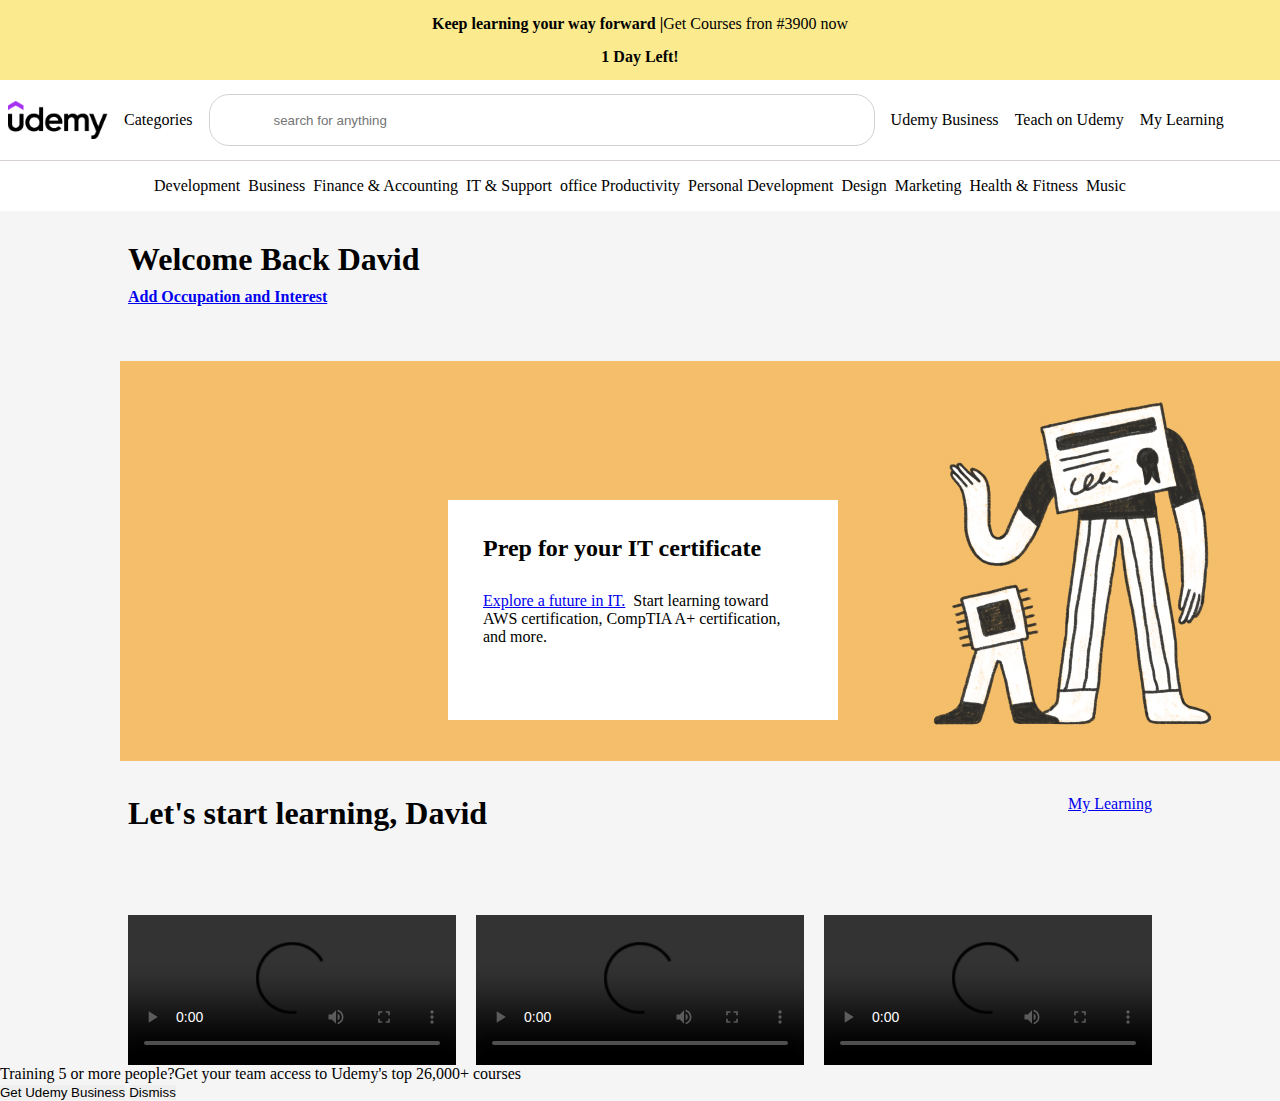
<file: index.html>
<!DOCTYPE html>
<html lang="en">
  <head>
    <meta charset="UTF-8" />
    <meta http-equiv="X-UA-Compatible" content="IE=edge" />
    <meta name="viewport" content="width=device-width, initial-scale=1.0" />
    <link rel="stylesheet" href="https://cdnjs.cloudflare.com/ajax/libs/font-awesome/6.5.2/css/all.min.css" integrity="sha512-SnH5WK+bZxgPHs44uWIX+LLJAJ9/2PkPKZ5QiAj6Ta86w+fsb2TkcmfRyVX3pBnMFcV7oQPJkl9QevSCWr3W6A==" crossorigin="anonymous" referrerpolicy="no-referrer" />
    <link rel="stylesheet" href="style.css"></link>
    <title>Udemy</title>


  </head>
  <body>
    <div class="header">
      <p><b>Keep learning your way forward |</b>  Get Courses fron #3900 now</p>
      <p><b>1 Day Left!</b></p>
    </div>
    <div class="subHeader">
      <img src="Udemy_logo.png">
      <p>Categories</p>
      <input id="search" type="text" placeholder="search for anything"><i class="fa fa-search" aria-hidden="true"></i></input>
      <p>Udemy Business</p>
      <p>Teach on Udemy</p>
      <p>My Learning</p>
      <i class="fa fa-heart" aria-hidden="true"></i>
      <i class="fa fa-shopping-cart" aria-hidden="true"></i>
  
      <i class="fa fa-bell" aria-hidden="true"></i>

    </div>
    
    <div class="menu">
      <p>Development</p>
      <p>Business</p>
      <p>Finance & Accounting</p>
      <p>IT & Support</p>
      <p>office Productivity</p>
      <p>Personal Development</p>
      <p>Design</p>
      <p>Marketing</p>
      <p>Health & Fitness</p>
      <p>Music</p>

    </div>
    <div class="welcome">
      <h1>Welcome Back David</h1>
      <a href="#">Add Occupation and Interest</a>

    </div>
    <div class="container">
      <div class="right">
        <h2>Prep for your IT certificate</h2>
        <p><a href="#">Explore a future in IT.</a>&nbsp Start learning toward AWS certification, CompTIA A+ certification, and more.</P>
      </div>
      <div class="left"><img src="udemy.jpg"></div>
    </div>
    
    <div class="learn">
      <h1>Let's start learning, David</h1>
      <a href="#">My Learning</a>
    </div>
    <div class="videos">
      <video controls src=" https://www.udemy.com/course/html-and-css-for-absolute-beginners-with-examples/learn/lecture/6395024" width="500px"> </video>
      <video controls src=" https://www.udemy.com/course/html-and-css-for-absolute-beginners-with-examples/learn/lecture/6395024" width="500px"> </video>
      <video controls src=" https://www.udemy.com/course/complete-web-development-course/learn/lecture/3920650" width="500px"> </video>
    </div>
    <div>
      <div>
        <p>Training 5 or more people?Get your team access to Udemy's top 26,000+ courses</p>
      </div>
      <div>
        <button id="button-one">Get Udemy Business</button>
        <button id="button-two"> Dismiss</button>
      </div>
    </div>
   
   
    
  </body>
</html>
</file>
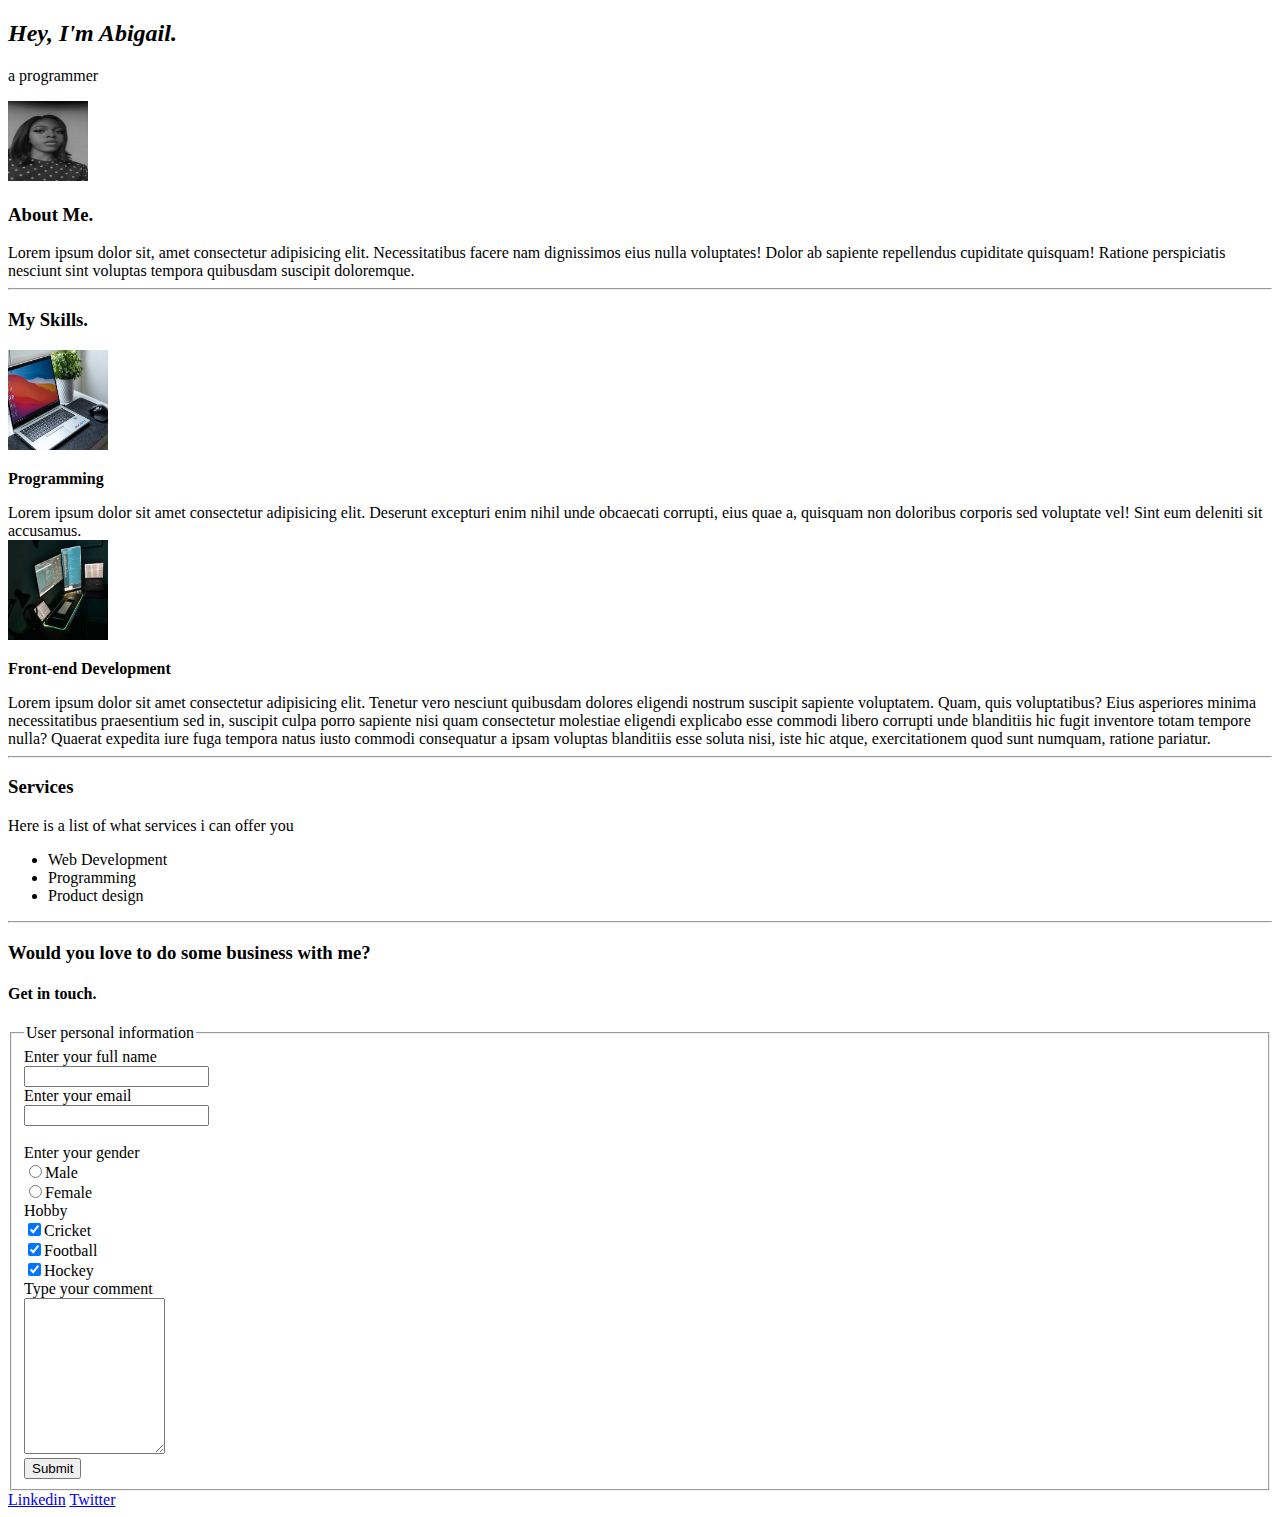
<file: about.html>
<!DOCTYPE html>
<html>
<head>
    <title>Week 1 task </title>


</head>
<body>
    <h2><em>Hey, I'm Abigail.</em></h3>
        <p>a programmer</p>
        <img src="PROGRAMMERS-PIC.jpg" alt="programmers pic" width="80px" height="80px">
        <h3>About Me.</h3> 
        Lorem ipsum dolor sit, amet consectetur adipisicing elit. Necessitatibus facere nam dignissimos eius nulla voluptates! Dolor ab sapiente repellendus cupiditate quisquam! Ratione perspiciatis nesciunt sint voluptas tempora quibusdam suscipit doloremque.
        <hr>
        <h3>My Skills.</h3>
        <img src="LAPTOP.jpg" alt="Laptop" width="100px" height="100px">
        <p><b>Programming</b></p>
        Lorem ipsum dolor sit amet consectetur adipisicing elit. Deserunt excepturi enim nihil unde obcaecati corrupti, eius quae a, quisquam non doloribus corporis sed voluptate vel! Sint eum deleniti sit accusamus.
        <br>
        <img src="PROGRAMMING.jpg" alt="Programming set" width="100px" height="100px" id="ps">
        <p><b>Front-end Development</b></p>
        Lorem ipsum dolor sit amet consectetur adipisicing elit. Tenetur vero nesciunt quibusdam dolores eligendi nostrum suscipit sapiente voluptatem. Quam, quis voluptatibus? Eius asperiores minima necessitatibus praesentium sed in, suscipit culpa porro sapiente nisi quam consectetur molestiae eligendi explicabo esse commodi libero corrupti unde blanditiis hic fugit inventore totam tempore nulla? Quaerat expedita iure fuga tempora natus iusto commodi consequatur a ipsam voluptas blanditiis esse soluta nisi, iste hic atque, exercitationem quod sunt numquam, ratione pariatur.
        <hr>
        <h3>Services</h3>
        <p>Here is a list of what services i can offer you</p>
        <ul>
            <li>Web Development</li>
            <li>Programming</li>
            <li>Product design</li>
        </ul>
        <hr>
        <h3>Would you love to do some business with me?</h3>
        <h4>Get in touch.</h4>
        <fieldset>
        <legend>User personal information</legend>
            <form>
                Enter your full name
                <br>
                <input type="text">
                <br>
                Enter your email
                <br>
                <input type="text">
                <br>
                <br>
                Enter your gender
                <br>
                <input type="radio" name="Male"/>Male
                <br>
                <input type="radio" name="Female"/>Female
                <br>
                Hobby
                <br>
                <input type="checkbox" checked name="Cricket"/>Cricket
                <br>
                <input type="checkbox" checked name="Football">Football
                <br>
                <input type="checkbox" checked name="Hockey">Hockey
                <br>
                Type your comment
                <br>
                <textarea rows="10" cols="15"></textarea>
                <br>
                <input type="submit">
                
                
            
                


            </form>
        </fieldset>
           <a href="https://www.linkedin.com/login" target="_blank">Linkedin</a>
           <a href="https://www.linkedin.com/login" target="_blank">Twitter</a>

</body>



</html>
</file>
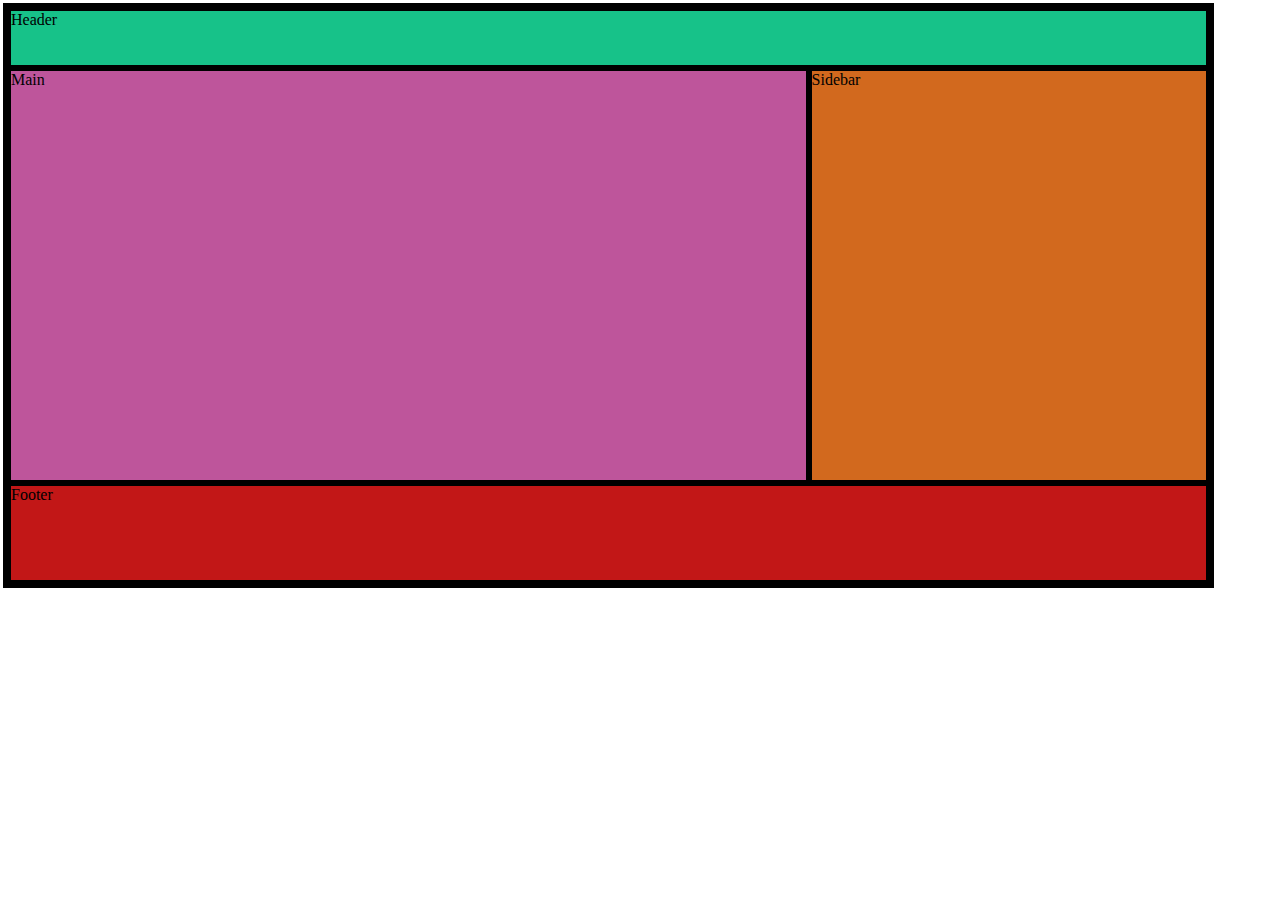
<file: flex.html>
<html>
    <head>
        <title>Example of a grid</title>
        <link rel="stylesheet" href="flex.css">

    </head>
    <div class="parent">
        <div class="Header" style="background-color: rgb(23, 194, 137); border: 3px solid;">Header</div>
        <div class="Main" style="background-color: rgb(190, 85, 155); border: 3px solid;">Main</div>
        <div class="Sidebar" style="background-color: chocolate; border: 3px solid;">Sidebar</div>
        <div class="Footer" style="background-color: rgb(194, 23, 23); border: 3px solid;">Footer</div>

    </div>






</html>
</file>
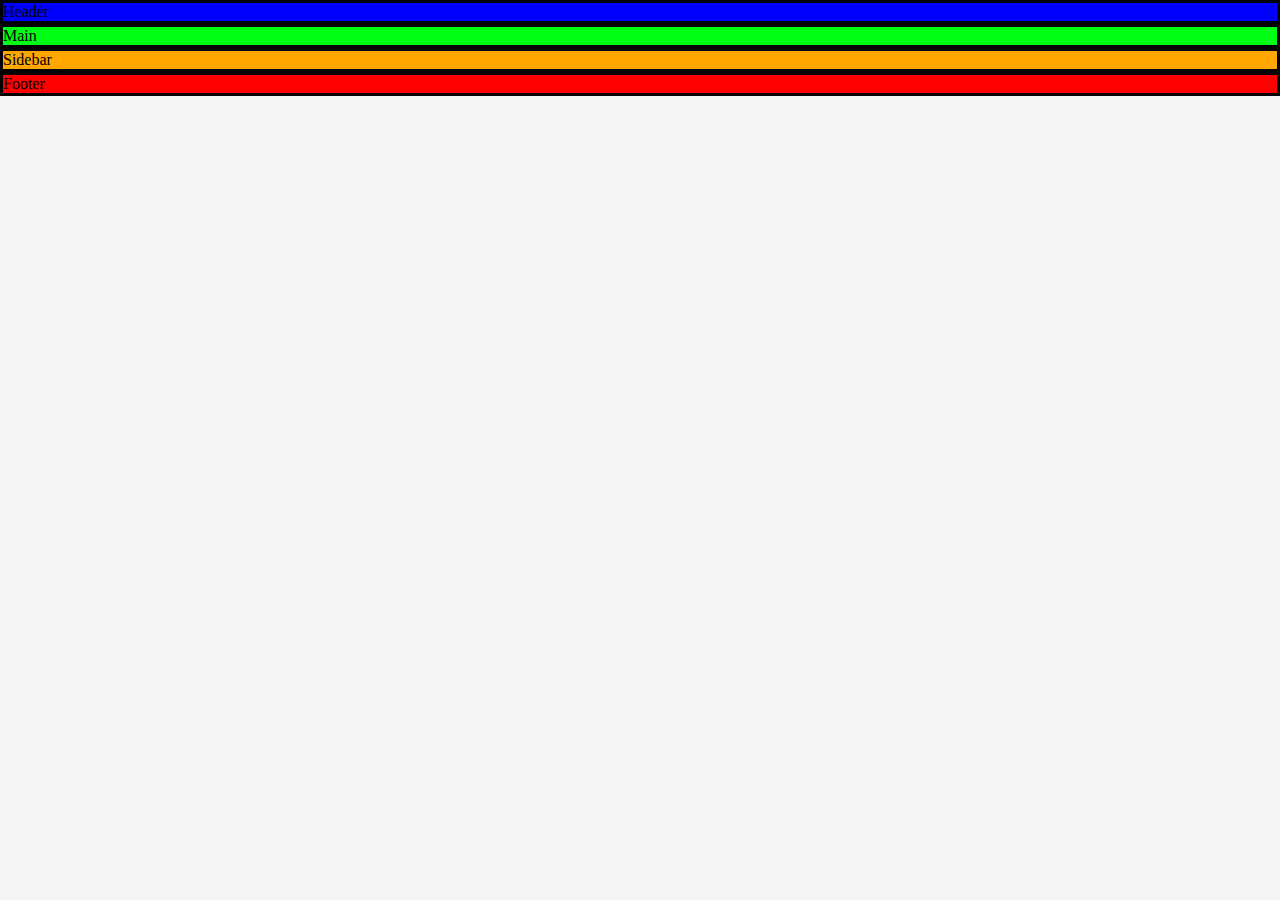
<file: text.html>
<!DOCTYPE html>
<html>
<head>
<title>My grid login page</title>
<link rel="stylesheet"  href="style.css"/>
</head>
<body>
<div class="parent"></div>
<div class="head" style="background-color: blue; border: 3px solid;">Header</div>
<div class="main" style="background-color: #00ff15; border: 3px solid;">Main</div>
<div class="side" style="background-color: #ffa600; border: 3px solid;">Sidebar</div>
<div class="foot" style="background-color: red; border: 3px solid"> Footer</div>
</body>

</html>
</file>
<file: style.css>
*{
  margin: 0px;
  padding: 0px;
  border: 0px;
}
body{
  background-color: whitesmoke;
}
.header{
  height:80px ;
  width: auto;

  background-color: rgb(251, 235, 142);

}
.header p{
  display: flex;
  justify-content: center;
  padding-top: 15px;
}
.subHeader{
  height:80px ;
  width: auto;
  background-color: white;
  color: black;
  display: flex;
  justify-content: space-around;
  align-items: center;
  border-bottom: 1px solid rgb(214, 208, 208);
}
.subHeader img{
  height: auto;
  width: 100px;
}
#search{
  
  height: 50px;
  width: 600px;
  border-radius: 2px;
  border: 1px solid rgb(214, 208, 208);
  border-radius: 20px;
  padding-left: 5%;
  
}
 .fa-search{

display: flex;
position: absolute;
left: 20%;
}

.menu{
  background-color: white;
  height: 50px;
  display: flex;
  justify-content: space-around;
  align-items: center;
  padding: 0px 150px 0px 150px;

}
.welcome{
  height: 120px;
  margin-left: 10%;
padding-top: 30px;
}
.welcome h1{
  margin-bottom: 10px;
}
.welcome a{
  font-weight: bold;
}
img{
  margin-left: 0%;
}
.container{
  display: flex;
  
}
.right{
  background-color: white;
  height: 180px;
  width: 350px;
  position: absolute;
  left: 35%;
  top: 500px;
  padding: 20px;
}
.right p, h2 {
  padding: 15px;
}
.left{
  margin-left: 120px;
  margin-right: 300px;
}
.learn{
  display: flex;
  justify-content: space-between;
  height: 120px;
  margin:0px 10% 0px 10%;
padding-top: 30px;
}
.videos{
display: flex;
column-gap: 20px;
margin:0px 10% 0px 10%;
}
</file>
<file: flex.css>
.parent {
    width: 95%;
    height: 65%;
    outline: 5px solid black;
    display: grid;
    grid-template-columns: [col-start] 1fr [col-2] 1fr [col-3] 1fr [col-End];
    grid-auto-rows: 60px auto 100px; 
    grid-template-areas:
    "header header header"
    "main main sidebar"
    "footer footer footer"

}
.Header{
    grid-area: header;
}
.Main{
    grid-area: main;
}
.Sidebar{
    grid-area: sidebar;
}
.Footer{
    grid-area: footer;
}
</file>
